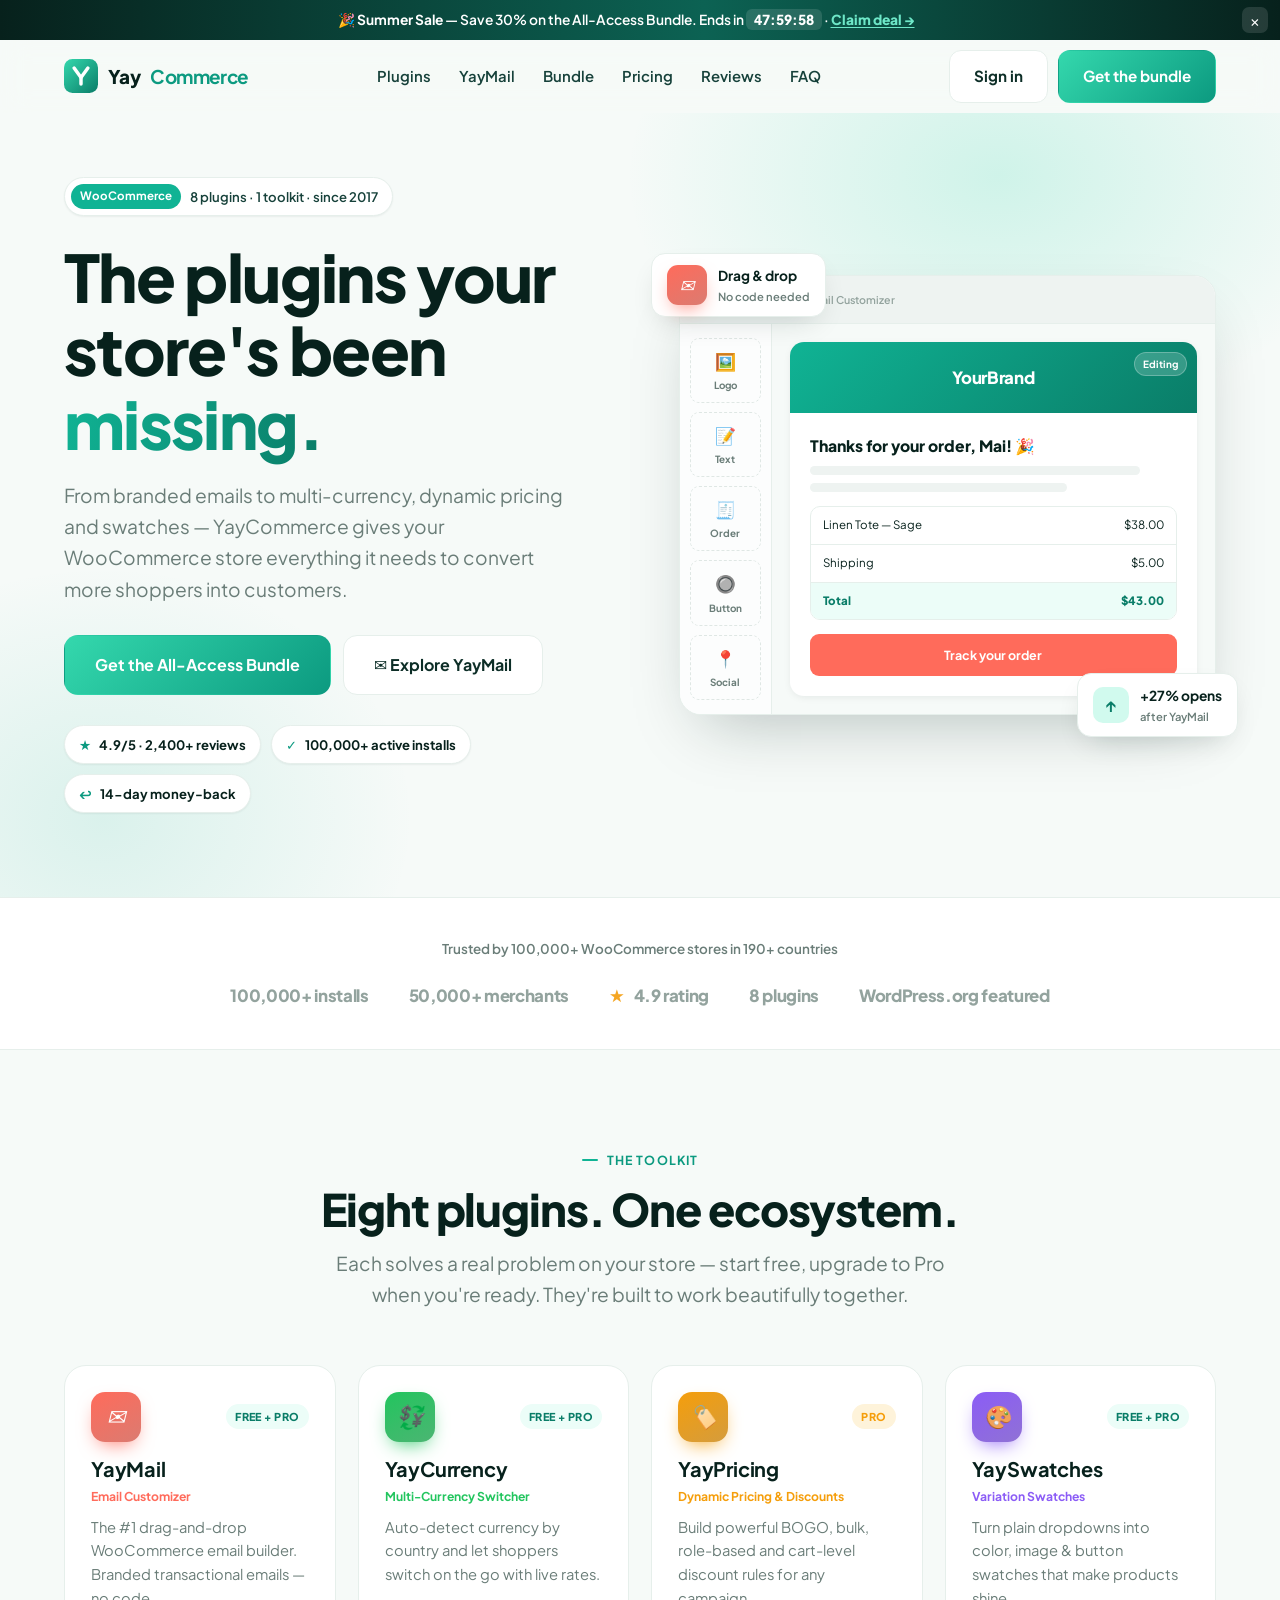
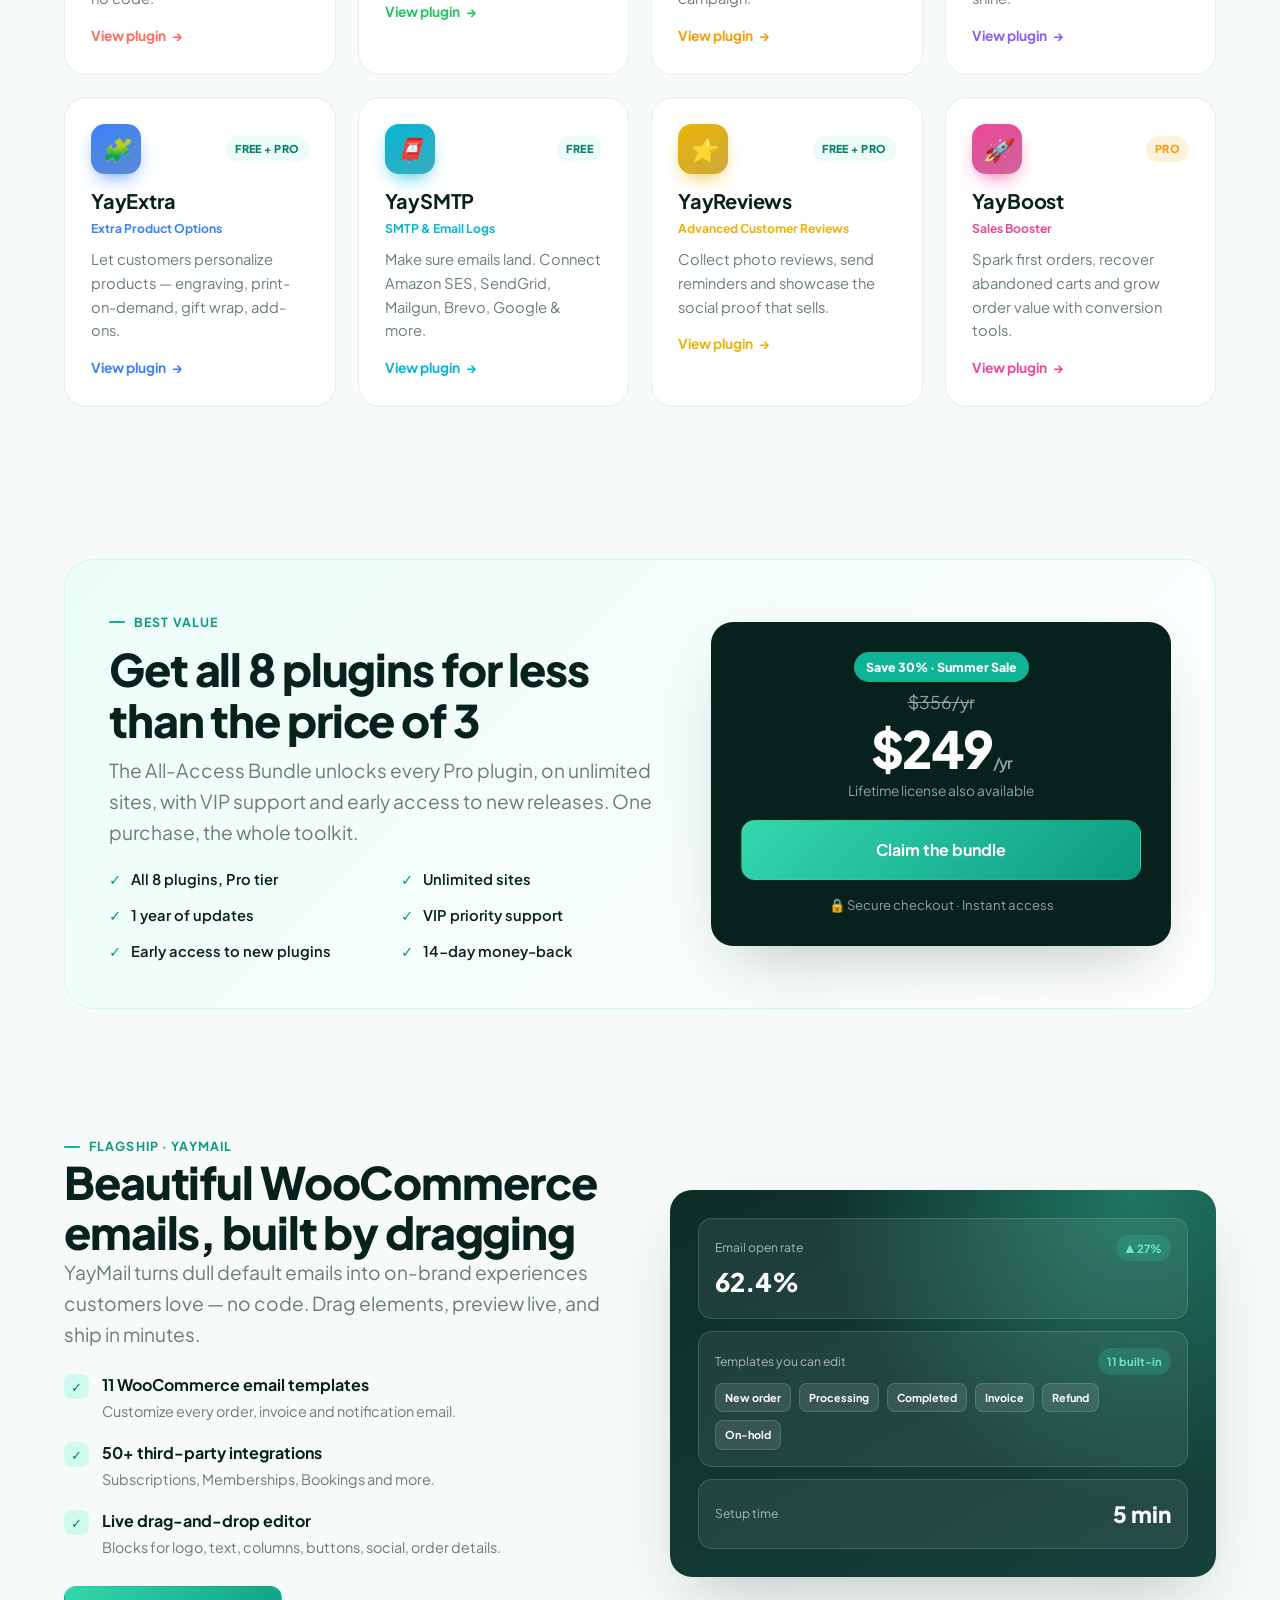
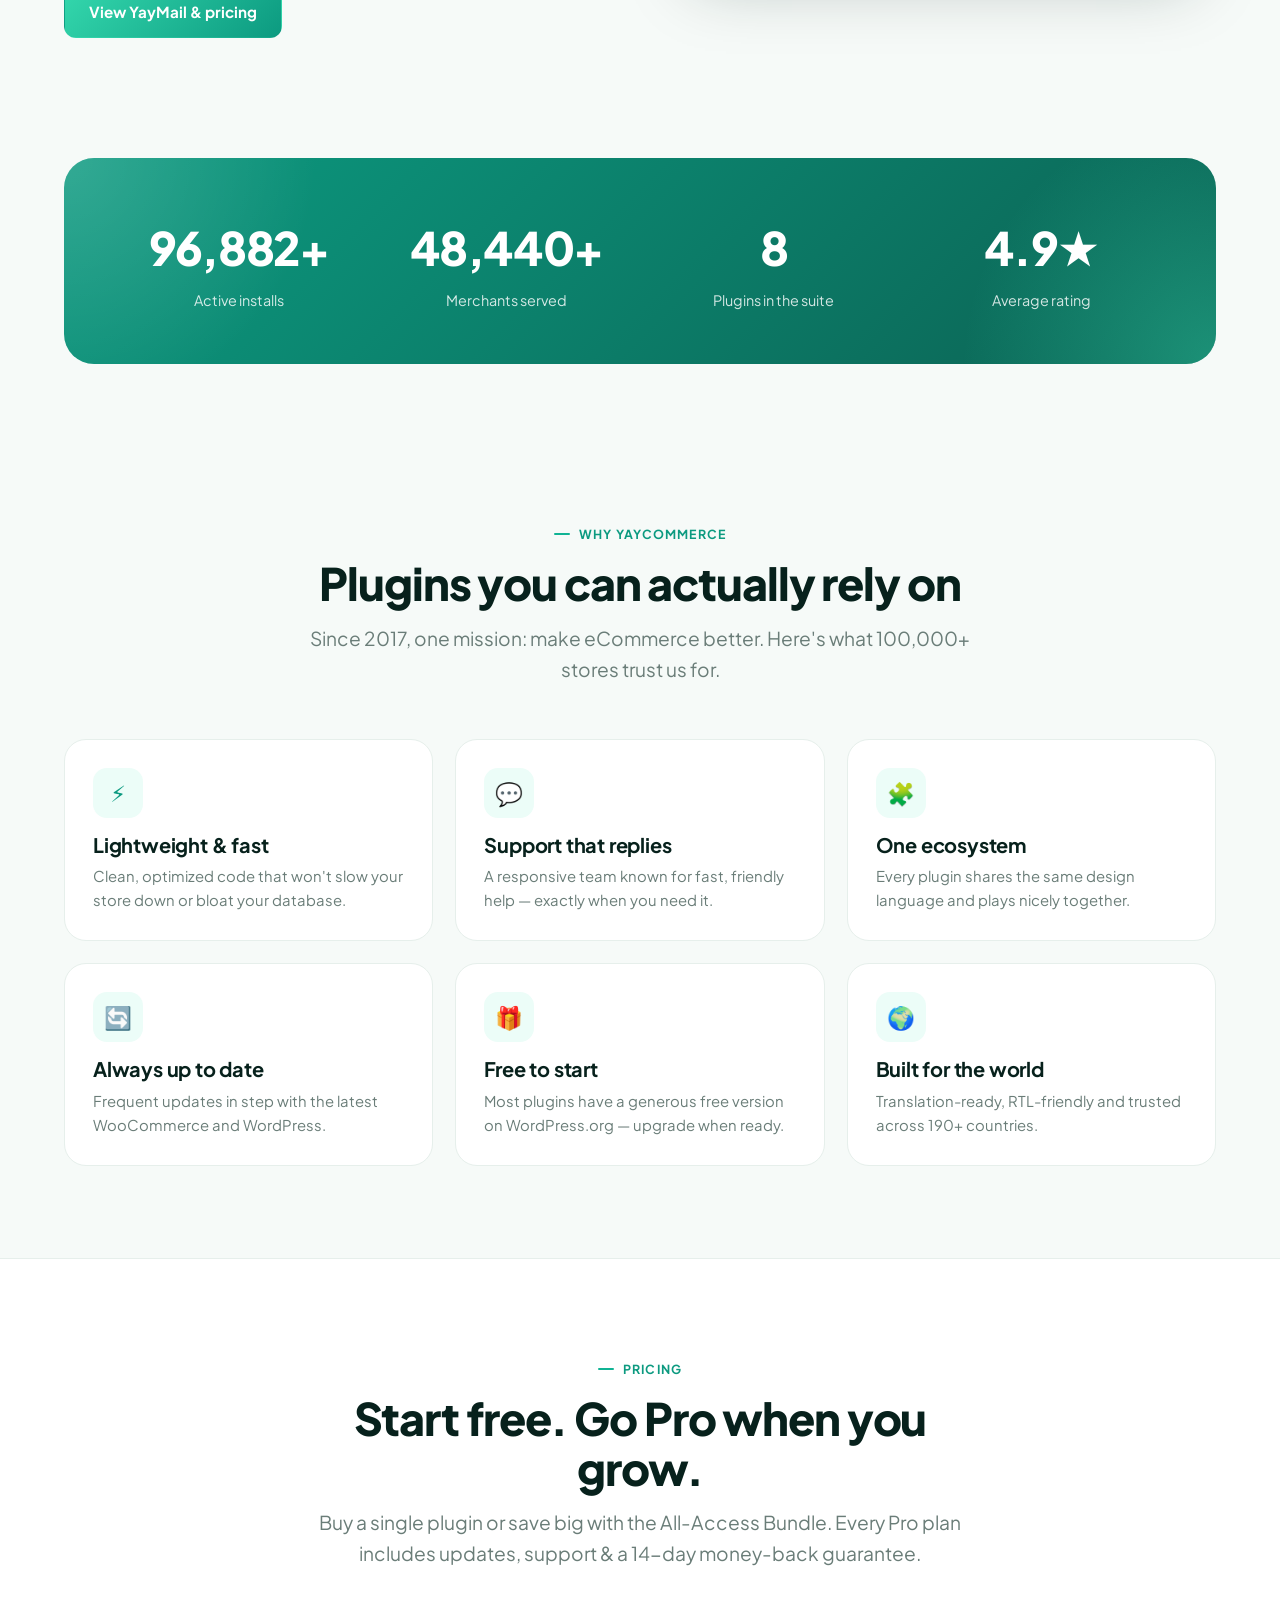
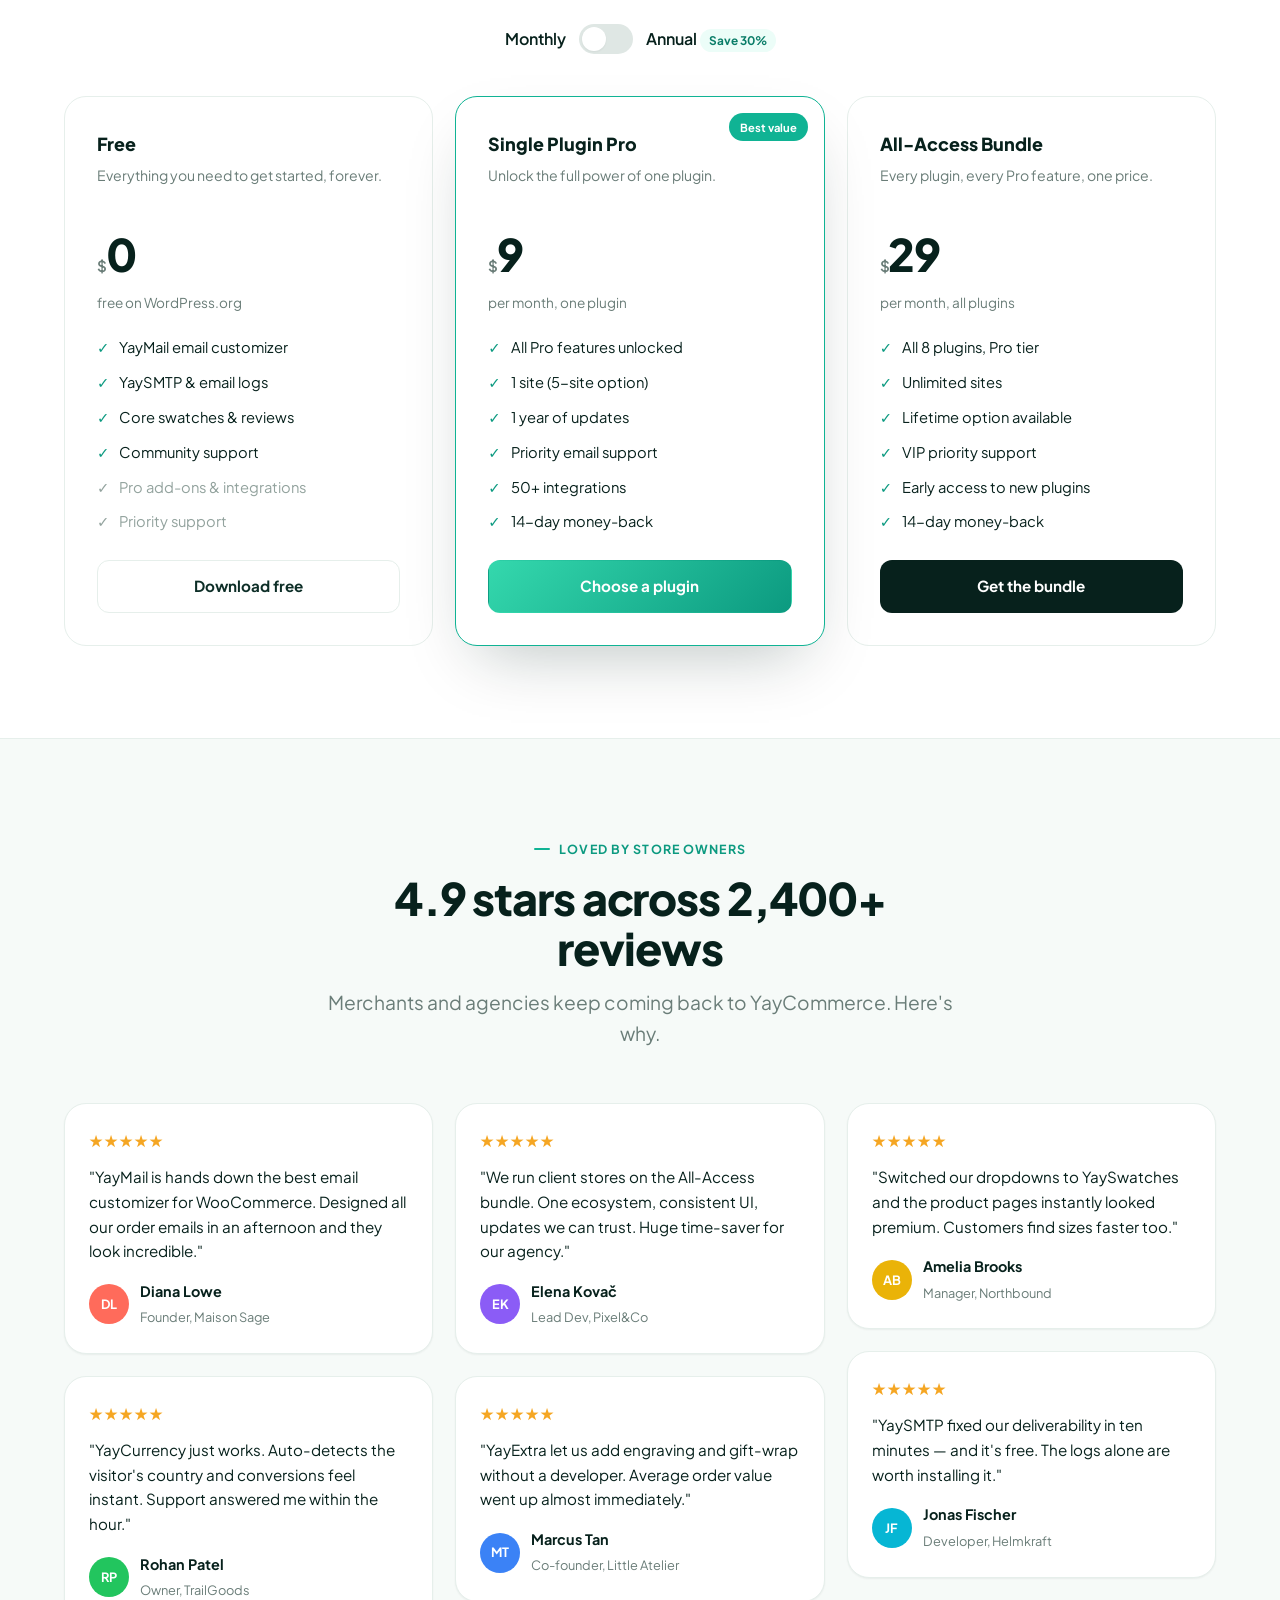
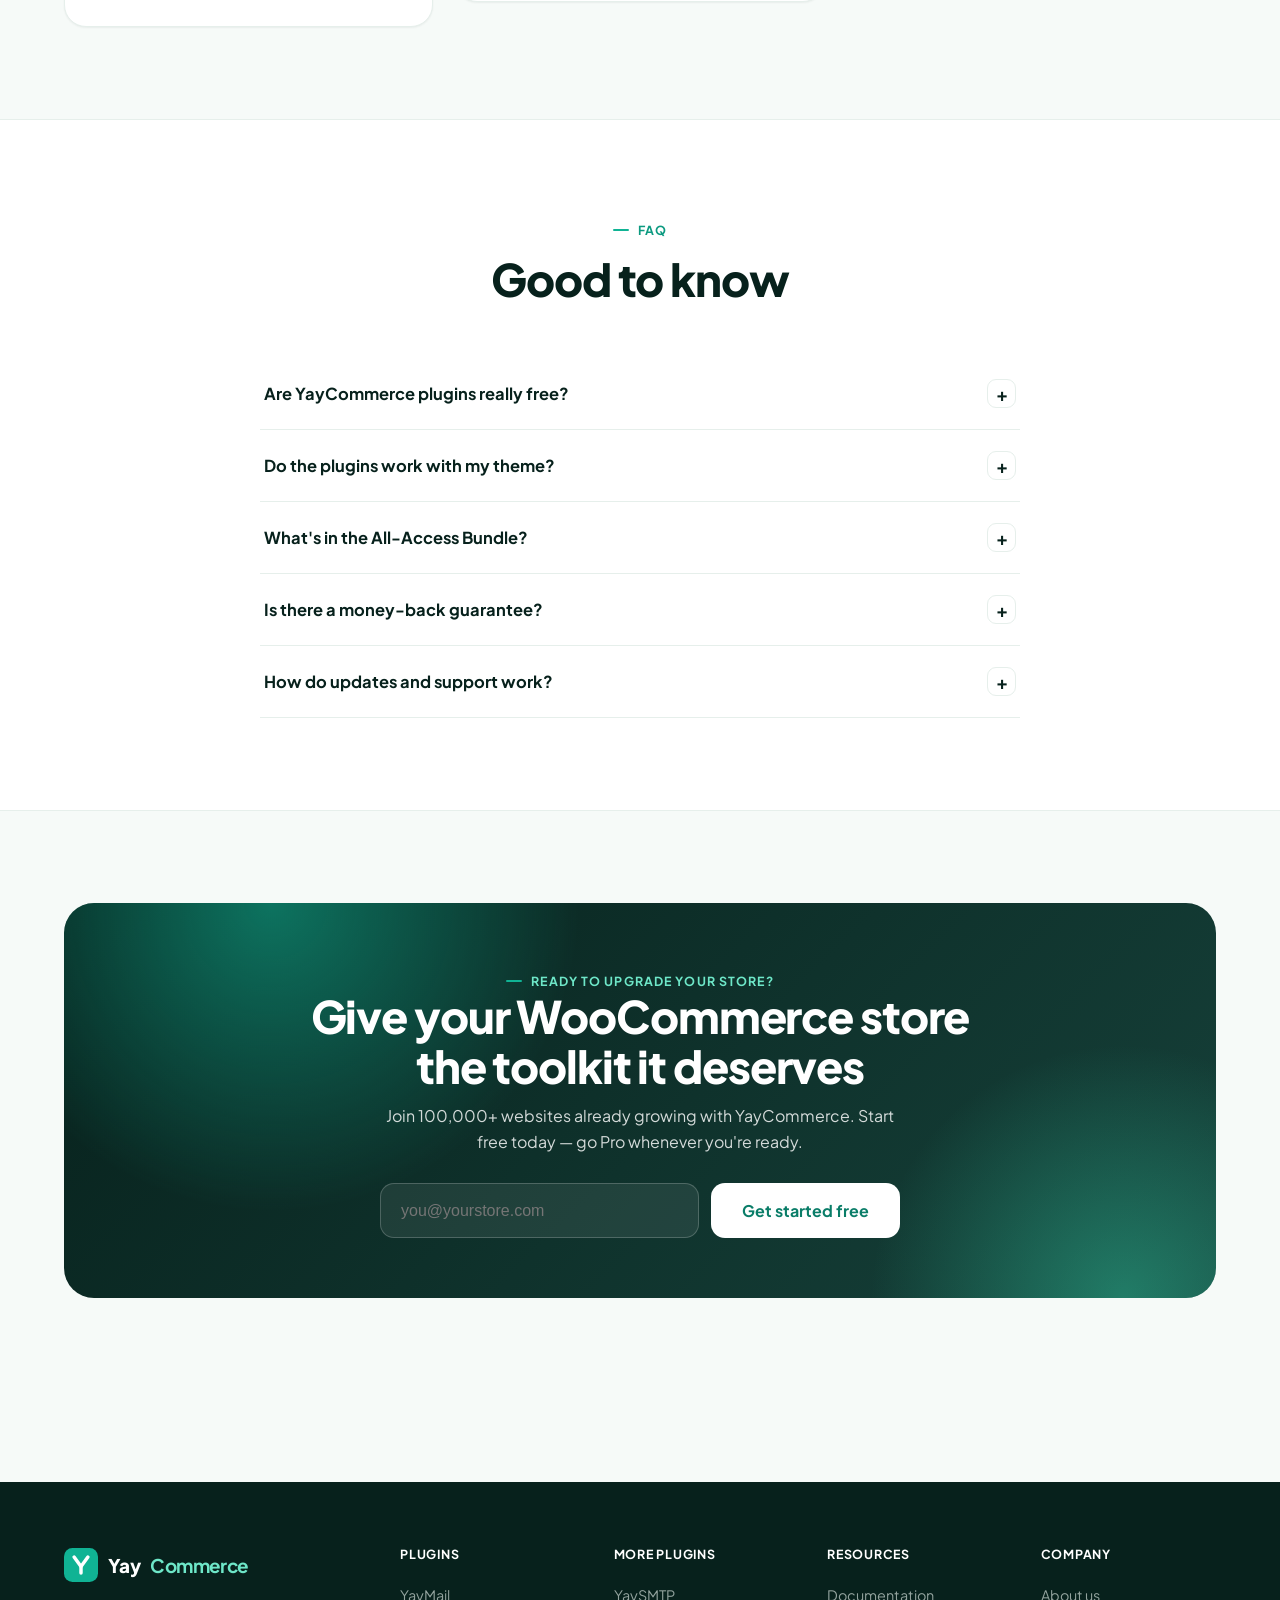
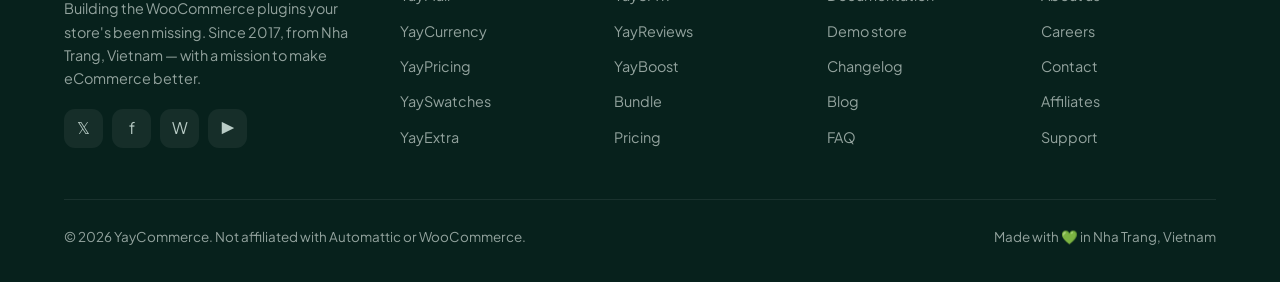
<file: index.html>
<!DOCTYPE html>
<html lang="en">
<head>
  <meta charset="UTF-8" />
  <meta name="viewport" content="width=device-width, initial-scale=1.0" />
  <title>YayCommerce — WooCommerce plugins your store's been missing</title>
  <meta name="description" content="One brand, a full toolkit. Premium WooCommerce plugins for email, currency, pricing, swatches & more. Trusted by 100,000+ stores. Save 30% on the All-Access Bundle." />
  <meta name="theme-color" content="#10b394" />
  <link rel="icon" href="assets/img/favicon.svg" type="image/svg+xml" />
  <meta property="og:title" content="YayCommerce — WooCommerce plugins your store's been missing" />
  <meta property="og:description" content="One brand, a full toolkit of WooCommerce plugins. Trusted by 100,000+ websites." />
  <meta property="og:type" content="website" />
  <link rel="preconnect" href="https://fonts.googleapis.com" />
  <link rel="preconnect" href="https://fonts.gstatic.com" crossorigin />
  <link rel="preconnect" href="https://ps.w.org" crossorigin />
  <link href="https://fonts.googleapis.com/css2?family=Plus+Jakarta+Sans:wght@400;500;600;700;800&display=swap" rel="stylesheet" />
  <link rel="stylesheet" href="assets/css/styles.css" />
</head>
<body>
  <!-- Announcement -->
  <div class="announce" role="region" aria-label="Promotion">
    <span>🎉 <strong>Summer Sale</strong> — Save 30% on the All-Access Bundle. Ends in <span class="countdown" data-countdown>48:00:00</span> · <a href="#pricing">Claim deal →</a></span>
    <button class="x" data-announce-close aria-label="Dismiss">×</button>
  </div>

  <!-- Header -->
  <header class="site-header">
    <div class="container nav">
      <a href="index.html" class="brand" aria-label="YayCommerce home">
        <svg class="logo-mark" viewBox="0 0 64 64" aria-hidden="true">
          <defs><linearGradient id="lg" x1="0" y1="0" x2="1" y2="1"><stop offset="0" stop-color="#34d8ad"/><stop offset="1" stop-color="#0a7d68"/></linearGradient></defs>
          <rect width="64" height="64" rx="16" fill="url(#lg)"/>
          <path d="M19 17 L32 35 L45 17" fill="none" stroke="#fff" stroke-width="6.5" stroke-linecap="round" stroke-linejoin="round"/>
          <path d="M32 35 L32 47" fill="none" stroke="#fff" stroke-width="6.5" stroke-linecap="round"/>
        </svg>
        Yay<b>Commerce</b>
      </a>
      <nav class="nav-links" aria-label="Primary">
        <a href="#plugins">Plugins</a>
        <a href="product.html">YayMail</a>
        <a href="#bundle">Bundle</a>
        <a href="#pricing">Pricing</a>
        <a href="#reviews">Reviews</a>
        <a href="#faq">FAQ</a>
      </nav>
      <div class="nav-cta">
        <a href="#" class="btn btn--ghost">Sign in</a>
        <a href="#pricing" class="btn btn--primary">Get the bundle</a>
        <button class="nav-toggle" aria-label="Toggle menu" aria-expanded="false"><span></span></button>
      </div>
    </div>
  </header>

  <main>
    <!-- Hero -->
    <section class="hero">
      <div class="container hero-grid">
        <div class="hero-copy" data-reveal>
          <span class="hero-badge"><span class="tag">WooCommerce</span> 8 plugins · 1 toolkit · since 2017</span>
          <h1 class="display">The plugins your<br />store's been <span class="gradient-text">missing.</span></h1>
          <p class="lead">From branded emails to multi-currency, dynamic pricing and swatches — YayCommerce gives your WooCommerce store everything it needs to convert more shoppers into customers.</p>
          <div class="hero-actions">
            <a href="#pricing" class="btn btn--primary btn--lg">Get the All-Access Bundle</a>
            <a href="product.html" class="btn btn--ghost btn--lg">✉️ Explore YayMail</a>
          </div>
          <div class="tbadges">
            <span class="tbadge"><span class="i">★</span> 4.9/5 · 2,400+ reviews</span>
            <span class="tbadge"><span class="i">✓</span> 100,000+ active installs</span>
            <span class="tbadge"><span class="i">↩</span> 14-day money-back</span>
          </div>
        </div>

        <div class="hero-visual" data-reveal data-delay="120">
          <div class="float-chip c1">
            <span class="picon sm" style="--c:var(--mail)"><img src="https://ps.w.org/yaymail/assets/icon-256x256.png" alt="" loading="lazy" onerror="this.remove()"><i>✉️</i></span>
            <div>Drag &amp; drop<small>No code needed</small></div>
          </div>
          <div class="mail-app" aria-hidden="true">
            <div class="mail-bar">
              <span class="dots"><i></i><i></i><i></i></span>
              <span class="title">YayMail · <small>Email Customizer</small></span>
            </div>
            <div class="mail-body">
              <div class="mail-blocks">
                <div class="blk"><span class="gi">🖼️</span>Logo</div>
                <div class="blk"><span class="gi">📝</span>Text</div>
                <div class="blk"><span class="gi">🧾</span>Order</div>
                <div class="blk"><span class="gi">🔘</span>Button</div>
                <div class="blk"><span class="gi">📍</span>Social</div>
              </div>
              <div class="mail-canvas">
                <div class="email-card">
                  <div class="email-head">
                    <span class="ribbon">Editing</span>
                    <div class="logo">YourBrand</div>
                  </div>
                  <div class="email-inner">
                    <h5>Thanks for your order, Mai! 🎉</h5>
                    <div class="line w90"></div>
                    <div class="line w70"></div>
                    <div class="email-order">
                      <div class="row"><span>Linen Tote — Sage</span><span>$38.00</span></div>
                      <div class="row"><span>Shipping</span><span>$5.00</span></div>
                      <div class="row total"><span>Total</span><span>$43.00</span></div>
                    </div>
                    <div class="email-btn">Track your order</div>
                  </div>
                </div>
              </div>
            </div>
          </div>
          <div class="float-chip c2">
            <span class="ic" style="background:#d1faee;color:#0a7d68">↑</span>
            <div>+27% opens<small>after YayMail</small></div>
          </div>
        </div>
      </div>
    </section>

    <!-- Trust strip -->
    <section class="trust">
      <div class="container">
        <p>Trusted by 100,000+ WooCommerce stores in 190+ countries</p>
        <div class="trust-row">
          <span class="item">100,000+ installs</span>
          <span class="item">50,000+ merchants</span>
          <span class="item"><span class="star">★</span> 4.9 rating</span>
          <span class="item">8 plugins</span>
          <span class="item">WordPress.org featured</span>
        </div>
      </div>
    </section>

    <!-- Plugins -->
    <section class="section" id="plugins">
      <div class="container">
        <div class="section-head center" data-reveal>
          <span class="eyebrow">The toolkit</span>
          <h2>Eight plugins. One ecosystem.</h2>
          <p class="lead">Each solves a real problem on your store — start free, upgrade to Pro when you're ready. They're built to work beautifully together.</p>
        </div>
        <div class="grid grid-4">
          <a class="plugin" href="product.html" style="--c:var(--mail)" data-reveal>
            <div class="top"><span class="picon" style="--c:var(--mail)"><img src="https://ps.w.org/yaymail/assets/icon-256x256.png" alt="YayMail" loading="lazy" onerror="this.remove()"><i>✉️</i></span><span class="free">Free + Pro</span></div>
            <h3>YayMail</h3><div class="role">Email Customizer</div>
            <p>The #1 drag-and-drop WooCommerce email builder. Branded transactional emails — no code.</p>
            <span class="more">View plugin</span>
          </a>
          <a class="plugin" href="product.html" style="--c:var(--currency)" data-reveal data-delay="60">
            <div class="top"><span class="picon" style="--c:var(--currency)"><img src="https://ps.w.org/yaycurrency/assets/icon-256x256.png" alt="YayCurrency" loading="lazy" onerror="this.remove()"><i>💱</i></span><span class="free">Free + Pro</span></div>
            <h3>YayCurrency</h3><div class="role">Multi-Currency Switcher</div>
            <p>Auto-detect currency by country and let shoppers switch on the go with live rates.</p>
            <span class="more">View plugin</span>
          </a>
          <a class="plugin" href="product.html" style="--c:var(--pricing)" data-reveal data-delay="120">
            <div class="top"><span class="picon" style="--c:var(--pricing)"><img src="https://ps.w.org/yaypricing/assets/icon-256x256.png" alt="YayPricing" loading="lazy" onerror="this.remove()"><i>🏷️</i></span><span class="free pro">Pro</span></div>
            <h3>YayPricing</h3><div class="role">Dynamic Pricing &amp; Discounts</div>
            <p>Build powerful BOGO, bulk, role-based and cart-level discount rules for any campaign.</p>
            <span class="more">View plugin</span>
          </a>
          <a class="plugin" href="product.html" style="--c:var(--swatch)" data-reveal data-delay="180">
            <div class="top"><span class="picon" style="--c:var(--swatch)"><img src="https://ps.w.org/yayswatches/assets/icon-256x256.png" alt="YaySwatches" loading="lazy" onerror="this.remove()"><i>🎨</i></span><span class="free">Free + Pro</span></div>
            <h3>YaySwatches</h3><div class="role">Variation Swatches</div>
            <p>Turn plain dropdowns into color, image &amp; button swatches that make products shine.</p>
            <span class="more">View plugin</span>
          </a>
          <a class="plugin" href="product.html" style="--c:var(--extra)" data-reveal>
            <div class="top"><span class="picon" style="--c:var(--extra)"><img src="https://ps.w.org/yayextra/assets/icon-256x256.png" alt="YayExtra" loading="lazy" onerror="this.remove()"><i>🧩</i></span><span class="free">Free + Pro</span></div>
            <h3>YayExtra</h3><div class="role">Extra Product Options</div>
            <p>Let customers personalize products — engraving, print-on-demand, gift wrap, add-ons.</p>
            <span class="more">View plugin</span>
          </a>
          <a class="plugin" href="product.html" style="--c:var(--smtp)" data-reveal data-delay="60">
            <div class="top"><span class="picon" style="--c:var(--smtp)"><img src="https://ps.w.org/yaysmtp/assets/icon-256x256.png" alt="YaySMTP" loading="lazy" onerror="this.remove()"><i>📮</i></span><span class="free">Free</span></div>
            <h3>YaySMTP</h3><div class="role">SMTP &amp; Email Logs</div>
            <p>Make sure emails land. Connect Amazon SES, SendGrid, Mailgun, Brevo, Google &amp; more.</p>
            <span class="more">View plugin</span>
          </a>
          <a class="plugin" href="product.html" style="--c:var(--reviews)" data-reveal data-delay="120">
            <div class="top"><span class="picon" style="--c:var(--reviews)"><img src="https://ps.w.org/yay-customer-reviews-woocommerce/assets/icon-256x256.png" alt="YayReviews" loading="lazy" onerror="this.remove()"><i>⭐</i></span><span class="free">Free + Pro</span></div>
            <h3>YayReviews</h3><div class="role">Advanced Customer Reviews</div>
            <p>Collect photo reviews, send reminders and showcase the social proof that sells.</p>
            <span class="more">View plugin</span>
          </a>
          <a class="plugin" href="product.html" style="--c:var(--boost)" data-reveal data-delay="180">
            <div class="top"><span class="picon" style="--c:var(--boost)"><i>🚀</i></span><span class="free pro">Pro</span></div>
            <h3>YayBoost</h3><div class="role">Sales Booster</div>
            <p>Spark first orders, recover abandoned carts and grow order value with conversion tools.</p>
            <span class="more">View plugin</span>
          </a>
        </div>
      </div>
    </section>

    <!-- Bundle value -->
    <section class="section section--tight" id="bundle">
      <div class="container">
        <div class="value-band" data-reveal>
          <div class="value-grid">
            <div>
              <span class="eyebrow">Best value</span>
              <h2 style="margin:12px 0 10px">Get all 8 plugins for less than the price of 3</h2>
              <p class="lead">The All-Access Bundle unlocks every Pro plugin, on unlimited sites, with VIP support and early access to new releases. One purchase, the whole toolkit.</p>
              <ul class="value-list">
                <li><span class="ck">✓</span> All 8 plugins, Pro tier</li>
                <li><span class="ck">✓</span> Unlimited sites</li>
                <li><span class="ck">✓</span> 1 year of updates</li>
                <li><span class="ck">✓</span> VIP priority support</li>
                <li><span class="ck">✓</span> Early access to new plugins</li>
                <li><span class="ck">✓</span> 14-day money-back</li>
              </ul>
            </div>
            <div class="save-box">
              <span class="save-pill">Save 30% · Summer Sale</span>
              <div class="was">$356/yr</div>
              <div class="now">$249<small>/yr</small></div>
              <p style="color:var(--slate-400);font-size:0.86rem;margin-bottom:18px">Lifetime license also available</p>
              <a href="#pricing" class="btn btn--primary btn--block btn--lg">Claim the bundle</a>
              <div class="secure" style="color:var(--slate-400)">🔒 Secure checkout · Instant access</div>
            </div>
          </div>
        </div>
      </div>
    </section>

    <!-- Spotlight: YayMail -->
    <section class="section section--tight" id="yaymail">
      <div class="container spotlight">
        <div class="sl-copy" data-reveal>
          <span class="eyebrow">Flagship · YayMail</span>
          <h2>Beautiful WooCommerce emails, built by dragging</h2>
          <p class="lead">YayMail turns dull default emails into on-brand experiences customers love — no code. Drag elements, preview live, and ship in minutes.</p>
          <ul class="feature-list">
            <li><span class="ck">✓</span><div><strong>11 WooCommerce email templates</strong><span>Customize every order, invoice and notification email.</span></div></li>
            <li><span class="ck">✓</span><div><strong>50+ third-party integrations</strong><span>Subscriptions, Memberships, Bookings and more.</span></div></li>
            <li><span class="ck">✓</span><div><strong>Live drag-and-drop editor</strong><span>Blocks for logo, text, columns, buttons, social, order details.</span></div></li>
          </ul>
          <a href="product.html" class="btn btn--primary" style="margin-top:26px">View YayMail &amp; pricing</a>
        </div>
        <div class="sl-media" data-reveal data-delay="120">
          <div class="glass">
            <div class="row"><small>Email open rate</small><span class="chip-pill">▲ 27%</span></div>
            <div class="big">62.4%</div>
          </div>
          <div class="glass">
            <div class="row"><small>Templates you can edit</small><span class="chip-pill">11 built-in</span></div>
            <div class="tmpl-row"><span>New order</span><span>Processing</span><span>Completed</span><span>Invoice</span><span>Refund</span><span>On-hold</span></div>
          </div>
          <div class="glass"><div class="row"><small>Setup time</small><span class="big" style="font-size:1.4rem">5 min</span></div></div>
        </div>
      </div>
    </section>

    <!-- Stats -->
    <section class="section section--tight">
      <div class="container">
        <div class="stats" data-reveal>
          <div class="stats-grid">
            <div class="stat"><div class="num"><span data-count="100000" data-suffix="+">0</span></div><div class="cap">Active installs</div></div>
            <div class="stat"><div class="num"><span data-count="50000" data-suffix="+">0</span></div><div class="cap">Merchants served</div></div>
            <div class="stat"><div class="num"><span data-count="8">0</span></div><div class="cap">Plugins in the suite</div></div>
            <div class="stat"><div class="num"><span data-count="4" data-suffix=".9★">0</span></div><div class="cap">Average rating</div></div>
          </div>
        </div>
      </div>
    </section>

    <!-- Why us -->
    <section class="section" id="why">
      <div class="container">
        <div class="section-head center" data-reveal>
          <span class="eyebrow">Why YayCommerce</span>
          <h2>Plugins you can actually rely on</h2>
          <p class="lead">Since 2017, one mission: make eCommerce better. Here's what 100,000+ stores trust us for.</p>
        </div>
        <div class="grid grid-3">
          <div class="bcard" data-reveal><div class="ic">⚡</div><h3>Lightweight &amp; fast</h3><p>Clean, optimized code that won't slow your store down or bloat your database.</p></div>
          <div class="bcard" data-reveal data-delay="60"><div class="ic">💬</div><h3>Support that replies</h3><p>A responsive team known for fast, friendly help — exactly when you need it.</p></div>
          <div class="bcard" data-reveal data-delay="120"><div class="ic">🧩</div><h3>One ecosystem</h3><p>Every plugin shares the same design language and plays nicely together.</p></div>
          <div class="bcard" data-reveal><div class="ic">🔄</div><h3>Always up to date</h3><p>Frequent updates in step with the latest WooCommerce and WordPress.</p></div>
          <div class="bcard" data-reveal data-delay="60"><div class="ic">🎁</div><h3>Free to start</h3><p>Most plugins have a generous free version on WordPress.org — upgrade when ready.</p></div>
          <div class="bcard" data-reveal data-delay="120"><div class="ic">🌍</div><h3>Built for the world</h3><p>Translation-ready, RTL-friendly and trusted across 190+ countries.</p></div>
        </div>
      </div>
    </section>

    <!-- Pricing -->
    <section class="section" id="pricing" style="background:#fff;border-block:1px solid var(--border)">
      <div class="container">
        <div class="section-head center" data-reveal>
          <span class="eyebrow">Pricing</span>
          <h2>Start free. Go Pro when you grow.</h2>
          <p class="lead">Buy a single plugin or save big with the All-Access Bundle. Every Pro plan includes updates, support &amp; a 14-day money-back guarantee.</p>
        </div>
        <div class="toggle-wrap" data-reveal>
          <span>Monthly</span>
          <button class="switch" data-switch role="switch" aria-checked="false" aria-label="Toggle annual pricing"></button>
          <span>Annual <span class="save-tag">Save 30%</span></span>
        </div>
        <div class="price-grid">
          <div class="price-card" data-reveal>
            <div class="plan">Free</div>
            <p class="desc">Everything you need to get started, forever.</p>
            <div class="amt"><small>$</small>0</div>
            <div class="per">free on WordPress.org</div>
            <ul>
              <li><span class="ck">✓</span> YayMail email customizer</li>
              <li><span class="ck">✓</span> YaySMTP &amp; email logs</li>
              <li><span class="ck">✓</span> Core swatches &amp; reviews</li>
              <li><span class="ck">✓</span> Community support</li>
              <li class="muted"><span class="ck">✓</span> Pro add-ons &amp; integrations</li>
              <li class="muted"><span class="ck">✓</span> Priority support</li>
            </ul>
            <a href="#" class="btn btn--ghost btn--block">Download free</a>
          </div>
          <div class="price-card featured" data-reveal data-delay="80">
            <div class="plan">Single Plugin Pro</div>
            <p class="desc">Unlock the full power of one plugin.</p>
            <div class="amt"><small>$</small><span data-monthly>9</span><span data-yearly hidden>69</span><small data-yearly hidden>/yr</small></div>
            <div class="per"><span data-monthly>per month, one plugin</span><span data-yearly hidden>per year, one plugin</span></div>
            <ul>
              <li><span class="ck">✓</span> All Pro features unlocked</li>
              <li><span class="ck">✓</span> 1 site (5-site option)</li>
              <li><span class="ck">✓</span> 1 year of updates</li>
              <li><span class="ck">✓</span> Priority email support</li>
              <li><span class="ck">✓</span> 50+ integrations</li>
              <li><span class="ck">✓</span> 14-day money-back</li>
            </ul>
            <a href="product.html" class="btn btn--primary btn--block">Choose a plugin</a>
          </div>
          <div class="price-card" data-reveal data-delay="160">
            <div class="plan">All-Access Bundle</div>
            <p class="desc">Every plugin, every Pro feature, one price.</p>
            <div class="amt"><small>$</small><span data-monthly>29</span><span data-yearly hidden>249</span><small data-yearly hidden>/yr</small></div>
            <div class="per"><span data-monthly>per month, all plugins</span><span data-yearly hidden>per year, all plugins</span></div>
            <ul>
              <li><span class="ck">✓</span> All 8 plugins, Pro tier</li>
              <li><span class="ck">✓</span> Unlimited sites</li>
              <li><span class="ck">✓</span> Lifetime option available</li>
              <li><span class="ck">✓</span> VIP priority support</li>
              <li><span class="ck">✓</span> Early access to new plugins</li>
              <li><span class="ck">✓</span> 14-day money-back</li>
            </ul>
            <a href="#" class="btn btn--dark btn--block">Get the bundle</a>
          </div>
        </div>
      </div>
    </section>

    <!-- Reviews -->
    <section class="section" id="reviews">
      <div class="container">
        <div class="section-head center" data-reveal>
          <span class="eyebrow">Loved by store owners</span>
          <h2>4.9 stars across 2,400+ reviews</h2>
          <p class="lead">Merchants and agencies keep coming back to YayCommerce. Here's why.</p>
        </div>
        <div class="quote-grid">
          <figure class="quote" data-reveal><div class="stars">★★★★★</div><p>"YayMail is hands down the best email customizer for WooCommerce. Designed all our order emails in an afternoon and they look incredible."</p><div class="who"><span class="av" style="background:#ff6b5b">DL</span><div><strong>Diana Lowe</strong><span>Founder, Maison Sage</span></div></div></figure>
          <figure class="quote" data-reveal data-delay="60"><div class="stars">★★★★★</div><p>"YayCurrency just works. Auto-detects the visitor's country and conversions feel instant. Support answered me within the hour."</p><div class="who"><span class="av" style="background:#22c55e">RP</span><div><strong>Rohan Patel</strong><span>Owner, TrailGoods</span></div></div></figure>
          <figure class="quote" data-reveal data-delay="120"><div class="stars">★★★★★</div><p>"We run client stores on the All-Access bundle. One ecosystem, consistent UI, updates we can trust. Huge time-saver for our agency."</p><div class="who"><span class="av" style="background:#8b5cf6">EK</span><div><strong>Elena Kovač</strong><span>Lead Dev, Pixel&amp;Co</span></div></div></figure>
          <figure class="quote" data-reveal><div class="stars">★★★★★</div><p>"YayExtra let us add engraving and gift-wrap without a developer. Average order value went up almost immediately."</p><div class="who"><span class="av" style="background:#3b82f6">MT</span><div><strong>Marcus Tan</strong><span>Co-founder, Little Atelier</span></div></div></figure>
          <figure class="quote" data-reveal data-delay="60"><div class="stars">★★★★★</div><p>"Switched our dropdowns to YaySwatches and the product pages instantly looked premium. Customers find sizes faster too."</p><div class="who"><span class="av" style="background:#eab308">AB</span><div><strong>Amelia Brooks</strong><span>Manager, Northbound</span></div></div></figure>
          <figure class="quote" data-reveal data-delay="120"><div class="stars">★★★★★</div><p>"YaySMTP fixed our deliverability in ten minutes — and it's free. The logs alone are worth installing it."</p><div class="who"><span class="av" style="background:#06b6d4">JF</span><div><strong>Jonas Fischer</strong><span>Developer, Helmkraft</span></div></div></figure>
        </div>
      </div>
    </section>

    <!-- FAQ -->
    <section class="section" id="faq" style="background:#fff;border-block:1px solid var(--border)">
      <div class="container">
        <div class="section-head center" data-reveal><span class="eyebrow">FAQ</span><h2>Good to know</h2></div>
        <div class="faq" data-reveal>
          <div class="faq-item"><button class="faq-q" aria-expanded="false">Are YayCommerce plugins really free?<span class="pm">+</span></button><div class="faq-a"><p>Yes — most plugins, including YayMail and YaySMTP, have a fully functional free version on WordPress.org. You only upgrade to Pro for advanced features, integrations and priority support.</p></div></div>
          <div class="faq-item"><button class="faq-q" aria-expanded="false">Do the plugins work with my theme?<span class="pm">+</span></button><div class="faq-a"><p>They're built to WooCommerce and WordPress standards, so they work with virtually any well-coded theme — Astra, Flatsome, Kadence, Blocksy and more. They're translation-ready and RTL-friendly.</p></div></div>
          <div class="faq-item"><button class="faq-q" aria-expanded="false">What's in the All-Access Bundle?<span class="pm">+</span></button><div class="faq-a"><p>Every plugin at the Pro tier — YayMail, YayCurrency, YayPricing, YaySwatches, YayExtra, YaySMTP, YayReviews and YayBoost — usable on unlimited sites, with VIP support and early access to new plugins.</p></div></div>
          <div class="faq-item"><button class="faq-q" aria-expanded="false">Is there a money-back guarantee?<span class="pm">+</span></button><div class="faq-a"><p>Absolutely. Every Pro purchase is backed by a 14-day money-back guarantee. If a plugin isn't right for your store, reach out and we'll refund you — no hard feelings.</p></div></div>
          <div class="faq-item"><button class="faq-q" aria-expanded="false">How do updates and support work?<span class="pm">+</span></button><div class="faq-a"><p>Pro licenses include one year of automatic updates and priority support. You always get the latest features and compatibility fixes, and our team replies fast.</p></div></div>
        </div>
      </div>
    </section>

    <!-- CTA -->
    <section class="section" id="contact">
      <div class="container">
        <div class="cta-band" data-reveal>
          <span class="eyebrow" style="color:var(--teal-300)">Ready to upgrade your store?</span>
          <h2>Give your WooCommerce store<br />the toolkit it deserves</h2>
          <p>Join 100,000+ websites already growing with YayCommerce. Start free today — go Pro whenever you're ready.</p>
          <form class="cta-actions" data-demo-form style="max-width:520px;margin-inline:auto">
            <input type="email" required placeholder="you@yourstore.com" aria-label="Email address" style="flex:1;min-width:200px;padding:16px 20px;border-radius:14px;border:1px solid rgba(255,255,255,0.2);background:rgba(255,255,255,0.08);color:#fff;font-size:1rem" />
            <button type="submit" class="btn btn--light btn--lg" data-label="Get started free">Get started free</button>
          </form>
          <p data-form-note hidden style="margin-top:18px;color:var(--teal-300);font-weight:600">🎉 Thanks! Check your inbox to grab your free plugins.</p>
        </div>
      </div>
    </section>
  </main>

  <!-- Footer -->
  <footer class="site-footer">
    <div class="container">
      <div class="footer-grid">
        <div class="footer-brand">
          <a href="index.html" class="brand">
            <svg class="logo-mark" viewBox="0 0 64 64" aria-hidden="true">
              <rect width="64" height="64" rx="16" fill="#10b394"/>
              <path d="M19 17 L32 35 L45 17" fill="none" stroke="#fff" stroke-width="6.5" stroke-linecap="round" stroke-linejoin="round"/>
              <path d="M32 35 L32 47" fill="none" stroke="#fff" stroke-width="6.5" stroke-linecap="round"/>
            </svg>
            Yay<b>Commerce</b>
          </a>
          <p>Building the WooCommerce plugins your store's been missing. Since 2017, from Nha Trang, Vietnam — with a mission to make eCommerce better.</p>
          <div class="socials"><a href="#" aria-label="X">𝕏</a><a href="#" aria-label="Facebook">f</a><a href="#" aria-label="WordPress">W</a><a href="#" aria-label="YouTube">▶</a></div>
        </div>
        <div class="footer-col"><h4>Plugins</h4><a href="product.html">YayMail</a><a href="product.html">YayCurrency</a><a href="product.html">YayPricing</a><a href="product.html">YaySwatches</a><a href="product.html">YayExtra</a></div>
        <div class="footer-col"><h4>More plugins</h4><a href="product.html">YaySMTP</a><a href="product.html">YayReviews</a><a href="product.html">YayBoost</a><a href="#bundle">Bundle</a><a href="#pricing">Pricing</a></div>
        <div class="footer-col"><h4>Resources</h4><a href="#">Documentation</a><a href="#">Demo store</a><a href="#">Changelog</a><a href="#">Blog</a><a href="#faq">FAQ</a></div>
        <div class="footer-col"><h4>Company</h4><a href="#">About us</a><a href="#">Careers</a><a href="#contact">Contact</a><a href="#">Affiliates</a><a href="#">Support</a></div>
      </div>
      <div class="footer-bottom">
        <span>© <span data-year>2026</span> YayCommerce. Not affiliated with Automattic or WooCommerce.</span>
        <span>Made with 💚 in Nha Trang, Vietnam</span>
      </div>
    </div>
  </footer>

  <script src="assets/js/main.js" defer></script>
</body>
</html>
</file>
<file: assets/css/styles.css>
/* ==========================================================================
   YayCommerce — WooCommerce plugins. One brand, a full toolkit.
   Rebuilt design system · teal/emerald brand for the WooCommerce ecosystem.
   ========================================================================== */

/* ---- Tokens ---- */
:root {
  /* Brand — YayCommerce teal/emerald */
  --teal-50:  #ecfdf8;
  --teal-100: #d1faee;
  --teal-200: #a7f0dc;
  --teal-300: #6ee7c8;
  --teal-400: #34d8ad;
  --teal-500: #10b394;   /* primary */
  --teal-600: #0c9a80;
  --teal-700: #0a7d68;
  --teal-800: #0c6253;

  /* Per-plugin accents */
  --mail:    #ff6b5b;
  --currency:#22c55e;
  --pricing: #f59e0b;
  --swatch:  #8b5cf6;
  --extra:   #3b82f6;
  --smtp:    #06b6d4;
  --reviews: #eab308;
  --boost:   #ec4899;
  --woo:     #7f54b3;   /* WooCommerce purple, used as a nod */

  /* Ink / neutrals */
  --ink-900: #07211c;
  --ink-800: #0d2e27;
  --ink-700: #16413a;
  --ink-600: #2f5a52;
  --slate-600:#4b5f5a;
  --slate-500:#6a7d78;
  --slate-400:#93a39e;
  --slate-200:#dfe7e4;
  --slate-100:#eef3f1;
  --paper:   #ffffff;
  --canvas:  #f6faf8;

  --text: var(--ink-900);
  --text-soft: var(--slate-500);
  --border: #e6efeb;

  --shadow-xs: 0 1px 2px rgba(7,33,28,0.06);
  --shadow-sm: 0 2px 8px -2px rgba(7,33,28,0.10);
  --shadow-md: 0 12px 30px -12px rgba(7,33,28,0.20);
  --shadow-lg: 0 28px 64px -24px rgba(7,33,28,0.28);
  --shadow-teal: 0 18px 50px -16px rgba(16,179,148,0.5);

  --radius-sm: 10px;
  --radius:    16px;
  --radius-lg: 22px;
  --radius-xl: 30px;
  --container: 1200px;

  --font-sans: "Plus Jakarta Sans", system-ui, -apple-system, "Segoe UI", Roboto, Helvetica, Arial, sans-serif;
  --ease: cubic-bezier(0.22, 1, 0.36, 1);
}

*, *::before, *::after { box-sizing: border-box; }
* { margin: 0; }
html { scroll-behavior: smooth; -webkit-text-size-adjust: 100%; }
body {
  font-family: var(--font-sans);
  background: var(--canvas);
  color: var(--text);
  line-height: 1.62;
  -webkit-font-smoothing: antialiased;
  text-rendering: optimizeLegibility;
  overflow-x: hidden;
}
img, svg { display: block; max-width: 100%; }
a { color: inherit; text-decoration: none; }
button { font-family: inherit; cursor: pointer; }
ul { list-style: none; padding: 0; }

/* ---- Layout ---- */
.container { width: 100%; max-width: var(--container); margin-inline: auto; padding-inline: 24px; }
.section { padding-block: 92px; }
.section--tight { padding-block: 60px; }
.center { text-align: center; }

h1,h2,h3,h4 { line-height: 1.12; font-weight: 800; letter-spacing: -0.025em; }
.display { font-size: clamp(2.5rem, 5.4vw, 4.1rem); }
h2 { font-size: clamp(1.9rem, 3.6vw, 2.8rem); }
h3 { font-size: 1.25rem; font-weight: 700; letter-spacing: -0.01em; }
.lead { font-size: clamp(1.05rem, 1.5vw, 1.2rem); color: var(--text-soft); }

.eyebrow {
  display: inline-flex; align-items: center; gap: 9px;
  font-size: 0.78rem; font-weight: 700; letter-spacing: 0.09em; text-transform: uppercase; color: var(--teal-600);
}
.eyebrow::before { content:""; width: 16px; height: 2px; border-radius: 2px; background: var(--teal-500); }
.gradient-text { background: linear-gradient(100deg, var(--teal-500), var(--teal-700)); -webkit-background-clip: text; background-clip: text; color: transparent; }
.section-head { max-width: 660px; margin-inline: auto; margin-bottom: 54px; }
.section-head .eyebrow { margin-bottom: 14px; }
.section-head p { margin-top: 14px; }

/* ---- Buttons ---- */
.btn {
  display: inline-flex; align-items: center; justify-content: center; gap: 9px;
  padding: 13px 24px; border: 1px solid transparent; border-radius: 12px;
  font-weight: 700; font-size: 0.95rem; color: #fff;
  background: var(--teal-500);
  transition: transform .25s var(--ease), box-shadow .25s var(--ease), background .2s;
  white-space: nowrap;
}
.btn:hover { transform: translateY(-2px); box-shadow: var(--shadow-teal); }
.btn:active { transform: translateY(0); }
.btn--primary { background: linear-gradient(135deg, var(--teal-400), var(--teal-600)); }
.btn--dark { background: var(--ink-900); }
.btn--dark:hover { box-shadow: var(--shadow-md); }
.btn--ghost { background: #fff; color: var(--ink-800); border-color: var(--border); }
.btn--ghost:hover { background: var(--teal-50); border-color: var(--teal-200); box-shadow: var(--shadow-sm); }
.btn--light { background: #fff; color: var(--teal-700); }
.btn--lg { padding: 16px 30px; font-size: 1rem; border-radius: 14px; }
.btn--block { width: 100%; }

/* ---- Header ---- */
.site-header {
  position: sticky; top: 0; z-index: 100;
  backdrop-filter: saturate(180%) blur(14px);
  background: rgba(246,250,248,0.78);
  border-bottom: 1px solid transparent;
  transition: border-color .3s, background .3s, box-shadow .3s;
}
.site-header.is-scrolled { border-color: var(--border); box-shadow: var(--shadow-xs); background: rgba(255,255,255,0.88); }
.nav { display: flex; align-items: center; justify-content: space-between; height: 72px; gap: 22px; }
.brand { display: inline-flex; align-items: center; gap: 10px; font-weight: 800; font-size: 1.18rem; letter-spacing: -0.03em; }
.brand .logo-mark { width: 34px; height: 34px; flex: none; }
.brand b { color: var(--teal-600); }
.nav-links { display: flex; align-items: center; gap: 2px; }
.nav-links a { padding: 9px 13px; border-radius: 10px; font-weight: 600; font-size: 0.93rem; color: var(--ink-700); transition: background .2s, color .2s; }
.nav-links a:hover { background: var(--teal-50); color: var(--teal-700); }
.nav-cta { display: flex; align-items: center; gap: 10px; }
.nav-toggle { display: none; width: 44px; height: 44px; border: 1px solid var(--border); border-radius: 11px; background: #fff; align-items: center; justify-content: center; }
.nav-toggle span, .nav-toggle span::before, .nav-toggle span::after { content:""; display: block; width: 18px; height: 2px; background: var(--ink-800); border-radius: 2px; position: relative; transition: .3s var(--ease); }
.nav-toggle span::before { position: absolute; top: -6px; } .nav-toggle span::after { position: absolute; top: 6px; }
body.nav-open .nav-toggle span { background: transparent; }
body.nav-open .nav-toggle span::before { top: 0; transform: rotate(45deg); }
body.nav-open .nav-toggle span::after { top: 0; transform: rotate(-45deg); }

/* ---- Hero ---- */
.hero { position: relative; padding-top: 64px; padding-bottom: 84px; overflow: clip; }
.hero::before {
  content:""; position: absolute; inset: 0; z-index: -2;
  background:
    radial-gradient(620px 420px at 78% 8%, rgba(52,216,173,0.20), transparent 60%),
    radial-gradient(520px 420px at 8% 90%, rgba(16,179,148,0.12), transparent 60%);
}
.hero-grid { display: grid; grid-template-columns: 1.02fr 0.98fr; gap: 56px; align-items: center; }
.hero-badge {
  display: inline-flex; align-items: center; gap: 9px; padding: 6px 14px 6px 6px;
  background: #fff; border: 1px solid var(--border); border-radius: 999px;
  font-size: 0.82rem; font-weight: 600; color: var(--ink-700); box-shadow: var(--shadow-xs); margin-bottom: 24px;
}
.hero-badge .tag { background: var(--teal-500); color: #fff; padding: 3px 9px; border-radius: 999px; font-size: 0.72rem; font-weight: 700; }
.hero h1 { margin-bottom: 20px; }
.hero .lead { max-width: 520px; margin-bottom: 30px; }
.hero-actions { display: flex; flex-wrap: wrap; gap: 12px; margin-bottom: 30px; }
.hero-proof { display: flex; align-items: center; gap: 16px; flex-wrap: wrap; color: var(--text-soft); font-size: 0.9rem; }
.avatars { display: flex; }
.avatars span { width: 38px; height: 38px; border-radius: 50%; border: 3px solid var(--canvas); margin-left: -12px; background-size: cover; display: grid; place-items: center; color: #fff; font-weight: 700; font-size: 0.82rem; }
.avatars span:first-child { margin-left: 0; }
.stars { color: #f5a623; letter-spacing: 1px; }

/* Hero visual — YayMail email-builder mock */
.hero-visual { position: relative; }
.mail-app { background: #fff; border: 1px solid var(--border); border-radius: var(--radius-lg); box-shadow: var(--shadow-lg); overflow: hidden; }
.mail-bar { display: flex; align-items: center; gap: 10px; padding: 13px 16px; border-bottom: 1px solid var(--border); background: var(--slate-100); }
.mail-bar .dots { display: flex; gap: 6px; }
.mail-bar .dots i { width: 11px; height: 11px; border-radius: 50%; }
.mail-bar .dots i:nth-child(1){ background:#ff5f57;} .mail-bar .dots i:nth-child(2){ background:#febc2e;} .mail-bar .dots i:nth-child(3){ background:#28c840;}
.mail-bar .title { font-size: 0.8rem; font-weight: 700; color: var(--ink-700); }
.mail-bar .title small { color: var(--slate-400); font-weight: 600; }
.mail-body { display: grid; grid-template-columns: 92px 1fr; min-height: 360px; }
.mail-blocks { border-right: 1px solid var(--border); padding: 14px 10px; display: flex; flex-direction: column; gap: 9px; background: #fcfdfd; }
.mail-blocks .blk { border: 1px dashed var(--slate-200); border-radius: 9px; padding: 9px 6px; text-align: center; font-size: 0.62rem; font-weight: 700; color: var(--slate-500); cursor: grab; transition: border-color .2s, color .2s, transform .2s; }
.mail-blocks .blk:hover { border-color: var(--teal-400); color: var(--teal-600); transform: translateY(-1px); }
.mail-blocks .blk .gi { font-size: 1.05rem; display: block; margin-bottom: 2px; }
.mail-canvas { padding: 18px; background: var(--canvas); }
.email-card { background: #fff; border-radius: 14px; box-shadow: var(--shadow-sm); overflow: hidden; }
.email-head { background: linear-gradient(135deg, var(--teal-500), var(--teal-700)); color: #fff; padding: 22px; text-align: center; position: relative; }
.email-head .logo { font-weight: 800; letter-spacing: -0.02em; font-size: 1.05rem; }
.email-head .ribbon { position: absolute; top: 10px; right: 10px; background: rgba(255,255,255,0.18); border: 1px solid rgba(255,255,255,0.25); font-size: 0.62rem; font-weight: 700; padding: 3px 8px; border-radius: 999px; }
.email-inner { padding: 20px; }
.email-inner h5 { font-size: 0.98rem; font-weight: 800; margin-bottom: 8px; }
.email-inner .line { height: 9px; border-radius: 5px; background: var(--slate-100); margin-bottom: 8px; }
.email-inner .line.w70 { width: 70%; } .email-inner .line.w90 { width: 90%; }
.email-order { margin-top: 14px; border: 1px solid var(--border); border-radius: 10px; overflow: hidden; }
.email-order .row { display: flex; justify-content: space-between; padding: 9px 12px; font-size: 0.72rem; }
.email-order .row + .row { border-top: 1px solid var(--border); }
.email-order .row.total { font-weight: 800; background: var(--teal-50); color: var(--teal-700); }
.email-btn { margin-top: 14px; text-align: center; background: var(--mail); color: #fff; font-weight: 700; font-size: 0.78rem; padding: 11px; border-radius: 9px; }

.float-chip { position: absolute; background: #fff; border: 1px solid var(--border); border-radius: 14px; box-shadow: var(--shadow-md); padding: 11px 15px; display: flex; align-items: center; gap: 11px; font-weight: 700; font-size: 0.86rem; animation: floaty 5s ease-in-out infinite; }
.float-chip .ic { width: 36px; height: 36px; border-radius: 10px; display: grid; place-items: center; font-size: 1.05rem; }
.float-chip small { display: block; font-weight: 600; font-size: 0.7rem; color: var(--text-soft); }
.float-chip.c1 { top: -22px; left: -28px; }
.float-chip.c2 { bottom: -22px; right: -22px; animation-delay: 1.5s; }
@keyframes floaty { 0%,100%{ transform: translateY(0);} 50%{ transform: translateY(-11px);} }

/* ---- Trust strip ---- */
.trust { padding-block: 40px; border-block: 1px solid var(--border); background: #fff; }
.trust p { text-align: center; color: var(--text-soft); font-size: 0.84rem; font-weight: 600; margin-bottom: 22px; }
.trust-row { display: flex; flex-wrap: wrap; align-items: center; justify-content: center; gap: 18px 40px; }
.trust-row .item { display: inline-flex; align-items: center; gap: 9px; font-weight: 800; color: var(--slate-400); font-size: 1.05rem; letter-spacing: -0.02em; }
.trust-row .item .star { color: #f5a623; }

/* ---- Plugins grid ---- */
.grid { display: grid; gap: 22px; }
.grid-4 { grid-template-columns: repeat(4, 1fr); }
.grid-3 { grid-template-columns: repeat(3, 1fr); }
.grid-2 { grid-template-columns: repeat(2, 1fr); }
.plugin {
  --c: var(--teal-500);
  position: relative; background: #fff; border: 1px solid var(--border); border-radius: var(--radius-lg); padding: 26px;
  transition: transform .35s var(--ease), box-shadow .35s var(--ease), border-color .3s; overflow: hidden;
}
.plugin::before { content:""; position: absolute; inset: 0 0 auto 0; height: 3px; background: var(--c); transform: scaleX(0); transform-origin: left; transition: transform .4s var(--ease); }
.plugin:hover { transform: translateY(-6px); box-shadow: var(--shadow-lg); border-color: color-mix(in srgb, var(--c) 35%, var(--border)); }
.plugin:hover::before { transform: scaleX(1); }
.plugin .top { display: flex; align-items: center; justify-content: space-between; margin-bottom: 16px; }
.plugin .ic { width: 50px; height: 50px; border-radius: 14px; display: grid; place-items: center; font-size: 1.45rem; color: #fff; background: var(--c); box-shadow: 0 8px 20px -8px var(--c); }
.plugin .free { font-size: 0.68rem; font-weight: 800; letter-spacing: .04em; text-transform: uppercase; color: var(--teal-700); background: var(--teal-50); padding: 4px 9px; border-radius: 999px; }
.plugin .free.pro { color: var(--pricing); background: #fef3da; }
.plugin h3 { margin-bottom: 7px; }
.plugin .role { font-size: 0.76rem; font-weight: 700; color: var(--c); margin-bottom: 9px; }
.plugin p { color: var(--text-soft); font-size: 0.92rem; }
.plugin .more { display: inline-flex; align-items: center; gap: 6px; margin-top: 14px; font-weight: 700; font-size: 0.86rem; color: var(--c); }
.plugin .more::after { content:"→"; transition: transform .2s; }
.plugin:hover .more::after { transform: translateX(4px); }

/* ---- Spotlight (YayMail) ---- */
.spotlight { display: grid; grid-template-columns: 1fr 1fr; gap: 60px; align-items: center; }
.spotlight--rev .sl-media { order: 2; }
.sl-media { position: relative; border-radius: var(--radius-lg); background: linear-gradient(150deg, var(--ink-800), var(--ink-700)); padding: 28px; box-shadow: var(--shadow-lg); overflow: hidden; }
.sl-media::after { content:""; position: absolute; inset: 0; background: radial-gradient(520px circle at 85% 0%, rgba(52,216,173,0.40), transparent 60%); pointer-events: none; }
.feature-list { display: flex; flex-direction: column; gap: 16px; margin-top: 22px; }
.feature-list li { display: flex; gap: 13px; align-items: flex-start; }
.feature-list .ck { flex: none; width: 25px; height: 25px; border-radius: 8px; background: var(--teal-100); color: var(--teal-700); display: grid; place-items: center; font-weight: 800; font-size: 0.82rem; margin-top: 2px; }
.feature-list strong { display: block; } .feature-list span { color: var(--text-soft); font-size: 0.9rem; }
.glass { position: relative; z-index: 1; background: rgba(255,255,255,0.07); border: 1px solid rgba(255,255,255,0.14); border-radius: 14px; padding: 16px; color: #fff; }
.glass + .glass { margin-top: 12px; }
.glass .row { display: flex; justify-content: space-between; align-items: center; }
.glass small { color: rgba(255,255,255,0.62); font-size: 0.76rem; }
.glass .big { font-size: 1.6rem; font-weight: 800; }
.chip-pill { font-size: 0.7rem; font-weight: 700; padding: 4px 9px; border-radius: 999px; background: rgba(52,216,173,0.2); color: var(--teal-300); }
.tmpl-row { display: flex; gap: 8px; margin-top: 8px; flex-wrap: wrap; }
.tmpl-row span { font-size: 0.68rem; font-weight: 700; color: #fff; background: rgba(255,255,255,0.1); border: 1px solid rgba(255,255,255,0.14); padding: 5px 9px; border-radius: 8px; }

/* ---- Stats ---- */
.stats { background: linear-gradient(135deg, var(--teal-600), var(--teal-800)); color: #fff; border-radius: var(--radius-xl); padding: 52px; position: relative; overflow: hidden; }
.stats::before { content:""; position: absolute; inset: 0; background: radial-gradient(460px circle at 0% 0%, rgba(255,255,255,0.16), transparent 55%), radial-gradient(460px circle at 100% 100%, rgba(52,216,173,0.4), transparent 55%); }
.stats-grid { position: relative; display: grid; grid-template-columns: repeat(4, 1fr); gap: 22px; text-align: center; }
.stat .num { font-size: clamp(2rem, 3.6vw, 2.9rem); font-weight: 800; letter-spacing: -0.03em; }
.stat .cap { color: rgba(255,255,255,0.82); font-size: 0.9rem; margin-top: 4px; }

/* ---- Why / benefits ---- */
.bcard { background: #fff; border: 1px solid var(--border); border-radius: var(--radius-lg); padding: 28px; transition: transform .3s var(--ease), box-shadow .3s var(--ease); }
.bcard:hover { transform: translateY(-4px); box-shadow: var(--shadow-md); }
.bcard .ic { width: 50px; height: 50px; border-radius: 14px; display: grid; place-items: center; font-size: 1.4rem; margin-bottom: 16px; background: var(--teal-50); color: var(--teal-600); }
.bcard h3 { margin-bottom: 8px; } .bcard p { color: var(--text-soft); font-size: 0.93rem; }

/* ---- Steps ---- */
.steps { counter-reset: step; display: grid; grid-template-columns: repeat(3, 1fr); gap: 26px; }
.step { position: relative; }
.step .n { width: 46px; height: 46px; border-radius: 13px; display: grid; place-items: center; font-weight: 800; font-size: 1.15rem; color: #fff; background: linear-gradient(135deg, var(--teal-400), var(--teal-600)); box-shadow: var(--shadow-teal); margin-bottom: 16px; }
.step h3 { margin-bottom: 7px; } .step p { color: var(--text-soft); font-size: 0.93rem; }

/* ---- Pricing ---- */
.toggle-wrap { display: flex; align-items: center; justify-content: center; gap: 13px; margin-bottom: 42px; font-weight: 600; }
.switch { width: 54px; height: 30px; border-radius: 999px; background: var(--slate-200); border: none; position: relative; transition: background .3s; }
.switch::after { content:""; position: absolute; top: 3px; left: 3px; width: 24px; height: 24px; border-radius: 50%; background: #fff; box-shadow: var(--shadow-xs); transition: transform .3s var(--ease); }
.switch.is-on { background: var(--teal-500); } .switch.is-on::after { transform: translateX(24px); }
.save-tag { background: var(--teal-50); color: var(--teal-700); font-size: 0.74rem; font-weight: 700; padding: 4px 9px; border-radius: 999px; }
.price-grid { display: grid; grid-template-columns: repeat(3, 1fr); gap: 22px; align-items: stretch; }
.price-card { background: #fff; border: 1px solid var(--border); border-radius: var(--radius-lg); padding: 32px; display: flex; flex-direction: column; }
.price-card.featured { border-color: var(--teal-500); box-shadow: var(--shadow-lg); position: relative; }
.price-card.featured::before { content:"Best value"; position: absolute; top: 16px; right: 16px; background: var(--teal-500); color: #fff; font-size: 0.7rem; font-weight: 700; padding: 5px 11px; border-radius: 999px; }
.price-card .plan { font-weight: 800; font-size: 1.12rem; }
.price-card .desc { color: var(--text-soft); font-size: 0.88rem; margin-top: 6px; min-height: 38px; }
.price-card .amt { font-size: 2.8rem; font-weight: 800; letter-spacing: -0.03em; margin: 16px 0 2px; }
.price-card .amt small { font-size: 0.95rem; font-weight: 600; color: var(--text-soft); }
.price-card .per { color: var(--text-soft); font-size: 0.85rem; margin-bottom: 22px; }
.price-card ul { display: flex; flex-direction: column; gap: 11px; margin-bottom: 26px; flex: 1; }
.price-card li { display: flex; gap: 10px; align-items: flex-start; font-size: 0.92rem; }
.price-card li .ck { color: var(--teal-600); font-weight: 800; flex: none; }
.price-card li.muted { color: var(--slate-400); } .price-card li.muted .ck { color: var(--slate-400); }

/* ---- Testimonials ---- */
.quote-grid { columns: 3; column-gap: 22px; }
.quote { break-inside: avoid; margin-bottom: 22px; background: #fff; border: 1px solid var(--border); border-radius: var(--radius-lg); padding: 24px; box-shadow: var(--shadow-xs); }
.quote .stars { margin-bottom: 11px; }
.quote p { font-size: 0.95rem; }
.quote .who { display: flex; align-items: center; gap: 11px; margin-top: 16px; }
.quote .who .av { width: 40px; height: 40px; border-radius: 50%; display: grid; place-items: center; color: #fff; font-weight: 700; }
.quote .who strong { display: block; font-size: 0.9rem; } .quote .who span { color: var(--text-soft); font-size: 0.8rem; }

/* ---- FAQ ---- */
.faq { max-width: 760px; margin-inline: auto; }
.faq-item { border-bottom: 1px solid var(--border); }
.faq-q { width: 100%; text-align: left; background: none; border: none; padding: 21px 4px; display: flex; justify-content: space-between; align-items: center; gap: 16px; font-weight: 700; font-size: 1.03rem; color: var(--text); }
.faq-q .pm { flex: none; width: 29px; height: 29px; border-radius: 9px; border: 1px solid var(--border); display: grid; place-items: center; font-size: 1.15rem; transition: transform .3s, background .3s, color .3s; }
.faq-item.is-open .faq-q .pm { transform: rotate(45deg); background: var(--teal-500); color: #fff; border-color: var(--teal-500); }
.faq-a { max-height: 0; overflow: hidden; transition: max-height .4s var(--ease); }
.faq-a p { padding: 0 4px 21px; color: var(--text-soft); }

/* ---- CTA ---- */
.cta-band { background: linear-gradient(135deg, var(--ink-900), var(--ink-700)); border-radius: var(--radius-xl); padding: 60px; text-align: center; color: #fff; position: relative; overflow: hidden; }
.cta-band::before { content:""; position: absolute; inset: 0; background: radial-gradient(560px circle at 18% 0%, rgba(16,179,148,0.55), transparent 55%), radial-gradient(460px circle at 92% 100%, rgba(52,216,173,0.4), transparent 55%); }
.cta-band > * { position: relative; }
.cta-band h2 { margin-bottom: 12px; } .cta-band p { color: rgba(255,255,255,0.82); max-width: 540px; margin-inline: auto; margin-bottom: 28px; }
.cta-actions { display: flex; gap: 12px; justify-content: center; flex-wrap: wrap; }

/* ---- Footer ---- */
.site-footer { background: var(--ink-900); color: #b9ccc6; padding-block: 66px 34px; margin-top: 92px; }
.footer-grid { display: grid; grid-template-columns: 1.7fr repeat(4, 1fr); gap: 38px; margin-bottom: 44px; }
.footer-brand .brand { color: #fff; margin-bottom: 15px; }
.footer-brand .brand b { color: var(--teal-300); }
.footer-brand p { color: var(--slate-400); font-size: 0.9rem; max-width: 290px; }
.footer-col h4 { color: #fff; font-size: 0.78rem; text-transform: uppercase; letter-spacing: 0.06em; margin-bottom: 16px; font-weight: 700; }
.footer-col a { display: block; padding: 6px 0; color: var(--slate-400); font-size: 0.9rem; transition: color .2s; }
.footer-col a:hover { color: var(--teal-300); }
.socials { display: flex; gap: 9px; margin-top: 18px; }
.socials a { width: 39px; height: 39px; border-radius: 11px; background: rgba(255,255,255,0.06); display: grid; place-items: center; transition: background .2s, transform .2s; }
.socials a:hover { background: var(--teal-500); transform: translateY(-2px); color: #fff; }
.footer-bottom { border-top: 1px solid rgba(255,255,255,0.08); padding-top: 26px; display: flex; justify-content: space-between; align-items: center; gap: 14px; flex-wrap: wrap; font-size: 0.84rem; color: var(--slate-400); }

/* ---- Reveal ---- */
[data-reveal] { opacity: 0; transform: translateY(22px); transition: opacity .7s var(--ease), transform .7s var(--ease); }
[data-reveal].is-visible { opacity: 1; transform: none; }

/* ---- Responsive ---- */
@media (max-width: 1000px) {
  .hero-grid, .spotlight, .spotlight--rev .sl-media { grid-template-columns: 1fr; }
  .spotlight--rev .sl-media { order: 0; }
  .grid-4 { grid-template-columns: repeat(2, 1fr); }
  .grid-3, .steps, .stats-grid, .price-grid { grid-template-columns: repeat(2, 1fr); }
  .quote-grid { columns: 2; }
  .footer-grid { grid-template-columns: 1fr 1fr; }
  .hero-visual { max-width: 540px; margin-inline: auto; }
}
@media (max-width: 720px) {
  .section { padding-block: 60px; }
  .nav-links, .nav-cta .btn--ghost { display: none; }
  .nav-toggle { display: inline-flex; }
  .nav-links { position: fixed; inset: 72px 0 auto; flex-direction: column; gap: 5px; align-items: stretch; background: #fff; padding: 18px 24px 26px; border-bottom: 1px solid var(--border); box-shadow: var(--shadow-lg); transform: translateY(-130%); transition: transform .35s var(--ease); display: flex; }
  body.nav-open .nav-links { transform: none; }
  .nav-links a { padding: 14px; font-size: 1.05rem; }
  .grid-4, .grid-3, .grid-2, .steps, .stats-grid, .price-grid { grid-template-columns: 1fr; }
  .quote-grid { columns: 1; }
  .footer-grid { grid-template-columns: 1fr 1fr; gap: 26px; }
  .stats, .cta-band { padding: 34px 22px; }
  .footer-bottom { flex-direction: column; text-align: center; }
}
@media (max-width: 460px) { .footer-grid { grid-template-columns: 1fr; } }
@media (prefers-reduced-motion: reduce) {
  *, *::before, *::after { animation-duration: .001ms !important; animation-iteration-count: 1 !important; transition-duration: .001ms !important; scroll-behavior: auto; }
  [data-reveal] { opacity: 1; transform: none; }
}

/* ==========================================================================
   V2 — conversion components (announcement bar, real icons, buy box,
   product gallery, sticky buy bar, tabs, comparison)
   ========================================================================== */

/* Announcement bar */
.announce {
  background: linear-gradient(90deg, var(--ink-900), var(--teal-800) 55%, var(--ink-900));
  color: #fff; font-size: 0.86rem; font-weight: 600;
  display: flex; align-items: center; justify-content: center; gap: 14px;
  padding: 9px 44px 9px 16px; position: relative; text-align: center;
}
.announce a { color: var(--teal-300); font-weight: 800; text-decoration: underline; text-underline-offset: 2px; }
.announce .countdown { font-variant-numeric: tabular-nums; background: rgba(255,255,255,0.12); border-radius: 6px; padding: 2px 8px; font-weight: 800; }
.announce .x { position: absolute; right: 12px; top: 50%; transform: translateY(-50%); width: 26px; height: 26px; border-radius: 7px; border: none; background: rgba(255,255,255,0.12); color: #fff; font-size: 1rem; line-height: 1; }
.announce .x:hover { background: rgba(255,255,255,0.24); }
body.announce-closed .announce { display: none; }

/* Real product icon with graceful fallback */
.picon { --c: var(--teal-500); position: relative; width: 50px; height: 50px; border-radius: 14px; flex: none;
  display: grid; place-items: center; overflow: hidden; color: #fff; font-size: 1.4rem;
  background: linear-gradient(150deg, var(--c), color-mix(in srgb, var(--c) 65%, #000 14%)); box-shadow: 0 8px 20px -8px var(--c); }
.picon img { position: absolute; inset: 0; width: 100%; height: 100%; object-fit: cover; }
.picon.lg { width: 64px; height: 64px; border-radius: 17px; font-size: 1.8rem; }
.picon.sm { width: 40px; height: 40px; border-radius: 11px; font-size: 1.1rem; }

/* Inline rating */
.rating { display: inline-flex; align-items: center; gap: 8px; font-size: 0.9rem; font-weight: 600; color: var(--text-soft); }
.rating .stars { color: #f5a623; letter-spacing: 1px; }
.rating b { color: var(--ink-900); }

/* Trust badges row */
.tbadges { display: flex; flex-wrap: wrap; gap: 10px; }
.tbadge { display: inline-flex; align-items: center; gap: 8px; background: #fff; border: 1px solid var(--border); border-radius: 999px; padding: 8px 14px; font-size: 0.82rem; font-weight: 700; box-shadow: var(--shadow-xs); }
.tbadge .i { color: var(--teal-600); }

/* Value / bundle highlight */
.value-band { background: linear-gradient(135deg, var(--teal-50), #fff); border: 1px solid var(--teal-100); border-radius: var(--radius-xl); padding: 44px; }
.value-grid { display: grid; grid-template-columns: 1.1fr 0.9fr; gap: 40px; align-items: center; }
.value-list { display: grid; grid-template-columns: 1fr 1fr; gap: 12px 22px; margin-top: 20px; }
.value-list li { display: flex; gap: 10px; align-items: flex-start; font-size: 0.92rem; font-weight: 600; }
.value-list .ck { color: var(--teal-600); font-weight: 800; }
.save-box { background: var(--ink-900); color: #fff; border-radius: var(--radius-lg); padding: 30px; text-align: center; box-shadow: var(--shadow-lg); }
.save-box .was { color: var(--slate-400); text-decoration: line-through; font-size: 1.1rem; }
.save-box .now { font-size: 3.2rem; font-weight: 800; letter-spacing: -0.03em; line-height: 1; margin: 6px 0; }
.save-box .now small { font-size: 1rem; font-weight: 600; color: var(--slate-400); }
.save-box .save-pill { display: inline-block; background: var(--teal-500); color: #fff; font-size: 0.78rem; font-weight: 800; padding: 5px 12px; border-radius: 999px; margin-bottom: 6px; }

/* ---- Product page ---- */
.breadcrumb { display: flex; align-items: center; gap: 8px; font-size: 0.84rem; color: var(--text-soft); padding-block: 20px; flex-wrap: wrap; }
.breadcrumb a:hover { color: var(--teal-600); }
.breadcrumb .sep { opacity: 0.5; }
.breadcrumb b { color: var(--ink-800); }

.pdp { display: grid; grid-template-columns: 1.08fr 0.92fr; gap: 46px; align-items: start; padding-bottom: 40px; }

/* Gallery */
.gallery { position: sticky; top: 92px; }
.gallery-main { background: #fff; border: 1px solid var(--border); border-radius: var(--radius-lg); box-shadow: var(--shadow-md); overflow: hidden; aspect-ratio: 16/11; }
.gallery-main > * { width: 100%; height: 100%; }
.gallery-main img { object-fit: cover; }
.gallery-thumbs { display: flex; gap: 12px; margin-top: 14px; }
.gallery-thumbs button { flex: 1; aspect-ratio: 16/11; border-radius: 12px; border: 2px solid var(--border); background: #fff; overflow: hidden; padding: 0; cursor: pointer; transition: border-color .2s, transform .2s; position: relative; }
.gallery-thumbs button:hover { transform: translateY(-2px); }
.gallery-thumbs button.is-active { border-color: var(--teal-500); }
.gallery-thumbs button img, .gallery-thumbs .mini { width: 100%; height: 100%; object-fit: cover; display: block; }

/* Buy box */
.buybox { background: #fff; border: 1px solid var(--border); border-radius: var(--radius-lg); box-shadow: var(--shadow-md); padding: 28px; }
.buybox .peyebrow { display: inline-flex; align-items: center; gap: 8px; font-size: 0.78rem; font-weight: 800; letter-spacing: .05em; text-transform: uppercase; color: var(--teal-600); margin-bottom: 12px; }
.buybox h1 { font-size: clamp(1.8rem, 3vw, 2.3rem); margin-bottom: 10px; }
.buybox .sub { color: var(--text-soft); margin-bottom: 16px; }
.buybox .pmeta { display: flex; flex-wrap: wrap; align-items: center; gap: 14px; padding-bottom: 18px; border-bottom: 1px solid var(--border); margin-bottom: 18px; }
.plan-label { font-weight: 700; font-size: 0.9rem; margin-bottom: 10px; display: flex; justify-content: space-between; }
.plan-label .hint { color: var(--text-soft); font-weight: 600; }
.plan-opts { display: grid; gap: 10px; margin-bottom: 20px; }
.plan-opt { display: flex; align-items: center; gap: 12px; border: 1.5px solid var(--border); border-radius: 13px; padding: 13px 15px; cursor: pointer; transition: border-color .2s, background .2s; position: relative; }
.plan-opt:hover { border-color: var(--teal-300); }
.plan-opt.is-active { border-color: var(--teal-500); background: var(--teal-50); }
.plan-opt .radio { width: 20px; height: 20px; border-radius: 50%; border: 2px solid var(--slate-200); flex: none; display: grid; place-items: center; transition: border-color .2s; }
.plan-opt.is-active .radio { border-color: var(--teal-500); }
.plan-opt.is-active .radio::after { content:""; width: 10px; height: 10px; border-radius: 50%; background: var(--teal-500); }
.plan-opt .pname { font-weight: 700; font-size: 0.95rem; }
.plan-opt .pname small { display: block; font-weight: 600; color: var(--text-soft); font-size: 0.8rem; }
.plan-opt .pp { margin-left: auto; text-align: right; font-weight: 800; }
.plan-opt .pp .was { display: block; font-size: 0.76rem; color: var(--slate-400); text-decoration: line-through; font-weight: 600; }
.plan-opt .tag-pop { position: absolute; top: -9px; right: 14px; background: var(--teal-500); color: #fff; font-size: 0.66rem; font-weight: 800; padding: 3px 9px; border-radius: 999px; }
.price-line { display: flex; align-items: baseline; gap: 12px; margin-bottom: 4px; }
.price-line .now { font-size: 2.6rem; font-weight: 800; letter-spacing: -0.03em; }
.price-line .was { font-size: 1.2rem; color: var(--slate-400); text-decoration: line-through; font-weight: 600; }
.price-line .off { background: #ffe9e6; color: var(--mail); font-size: 0.78rem; font-weight: 800; padding: 4px 9px; border-radius: 999px; }
.price-note { color: var(--text-soft); font-size: 0.84rem; margin-bottom: 18px; }
.buybox .btn--block + .btn--block { margin-top: 10px; }
.secure { display: flex; align-items: center; justify-content: center; gap: 8px; color: var(--text-soft); font-size: 0.82rem; margin-top: 14px; }
.assure { display: grid; grid-template-columns: 1fr 1fr; gap: 12px; margin-top: 18px; }
.assure .a { display: flex; gap: 10px; align-items: flex-start; font-size: 0.84rem; font-weight: 600; }
.assure .a .i { color: var(--teal-600); font-size: 1rem; }
.included { margin-top: 20px; padding-top: 18px; border-top: 1px solid var(--border); }
.included h4 { font-size: 0.82rem; text-transform: uppercase; letter-spacing: .05em; color: var(--text-soft); margin-bottom: 12px; }
.included li { display: flex; gap: 10px; align-items: flex-start; font-size: 0.92rem; padding: 4px 0; }
.included .ck { color: var(--teal-600); font-weight: 800; flex: none; }

/* Sticky buy bar */
.sticky-buy { position: fixed; left: 0; right: 0; bottom: 0; z-index: 90; background: rgba(255,255,255,0.94); backdrop-filter: blur(12px); border-top: 1px solid var(--border); box-shadow: 0 -8px 30px -16px rgba(7,33,28,0.3); transform: translateY(110%); transition: transform .35s var(--ease); }
.sticky-buy.show { transform: none; }
.sticky-buy .inner { display: flex; align-items: center; gap: 16px; padding: 12px 24px; max-width: var(--container); margin-inline: auto; }
.sticky-buy .who { display: flex; align-items: center; gap: 12px; min-width: 0; }
.sticky-buy .who strong { display: block; font-size: 0.95rem; }
.sticky-buy .who span { font-size: 0.8rem; color: var(--text-soft); }
.sticky-buy .price { margin-left: auto; font-weight: 800; font-size: 1.2rem; white-space: nowrap; }
.sticky-buy .price .was { font-size: 0.85rem; color: var(--slate-400); text-decoration: line-through; font-weight: 600; margin-right: 6px; }
@media (max-width: 640px) { .sticky-buy .who span, .sticky-buy .picon { display: none; } }

/* Tabs */
.tabs { display: flex; gap: 6px; border-bottom: 1px solid var(--border); margin-bottom: 34px; overflow-x: auto; }
.tabs button { padding: 14px 18px; border: none; background: none; font-weight: 700; font-size: 0.96rem; color: var(--text-soft); border-bottom: 2px solid transparent; white-space: nowrap; transition: color .2s, border-color .2s; }
.tabs button:hover { color: var(--ink-800); }
.tabs button.is-active { color: var(--teal-700); border-bottom-color: var(--teal-500); }
.tabpane { display: none; }
.tabpane.is-active { display: block; animation: fadeUp .4s var(--ease); }
@keyframes fadeUp { from { opacity: 0; transform: translateY(10px);} }

/* Integrations chips */
.intg { display: flex; flex-wrap: wrap; gap: 10px; }
.intg span { background: #fff; border: 1px solid var(--border); border-radius: 10px; padding: 9px 14px; font-weight: 700; font-size: 0.86rem; box-shadow: var(--shadow-xs); }

/* Mini email-template card (gallery filler) */
.shot { width: 100%; height: 100%; background: var(--canvas); display: flex; flex-direction: column; }
.shot .bar { display: flex; align-items: center; gap: 8px; padding: 11px 14px; background: var(--slate-100); border-bottom: 1px solid var(--border); }
.shot .bar i { width: 9px; height: 9px; border-radius: 50%; background: var(--slate-200); }
.shot .bar i:nth-child(1){background:#ff5f57}.shot .bar i:nth-child(2){background:#febc2e}.shot .bar i:nth-child(3){background:#28c840}
.shot .body { flex: 1; padding: 16px; display: grid; gap: 10px; }

@media (max-width: 1000px) {
  .pdp, .value-grid { grid-template-columns: 1fr; }
  .gallery { position: static; }
}
@media (max-width: 720px) {
  .value-band { padding: 28px 20px; }
  .value-list { grid-template-columns: 1fr; }
  .assure { grid-template-columns: 1fr; }
}
</file>
